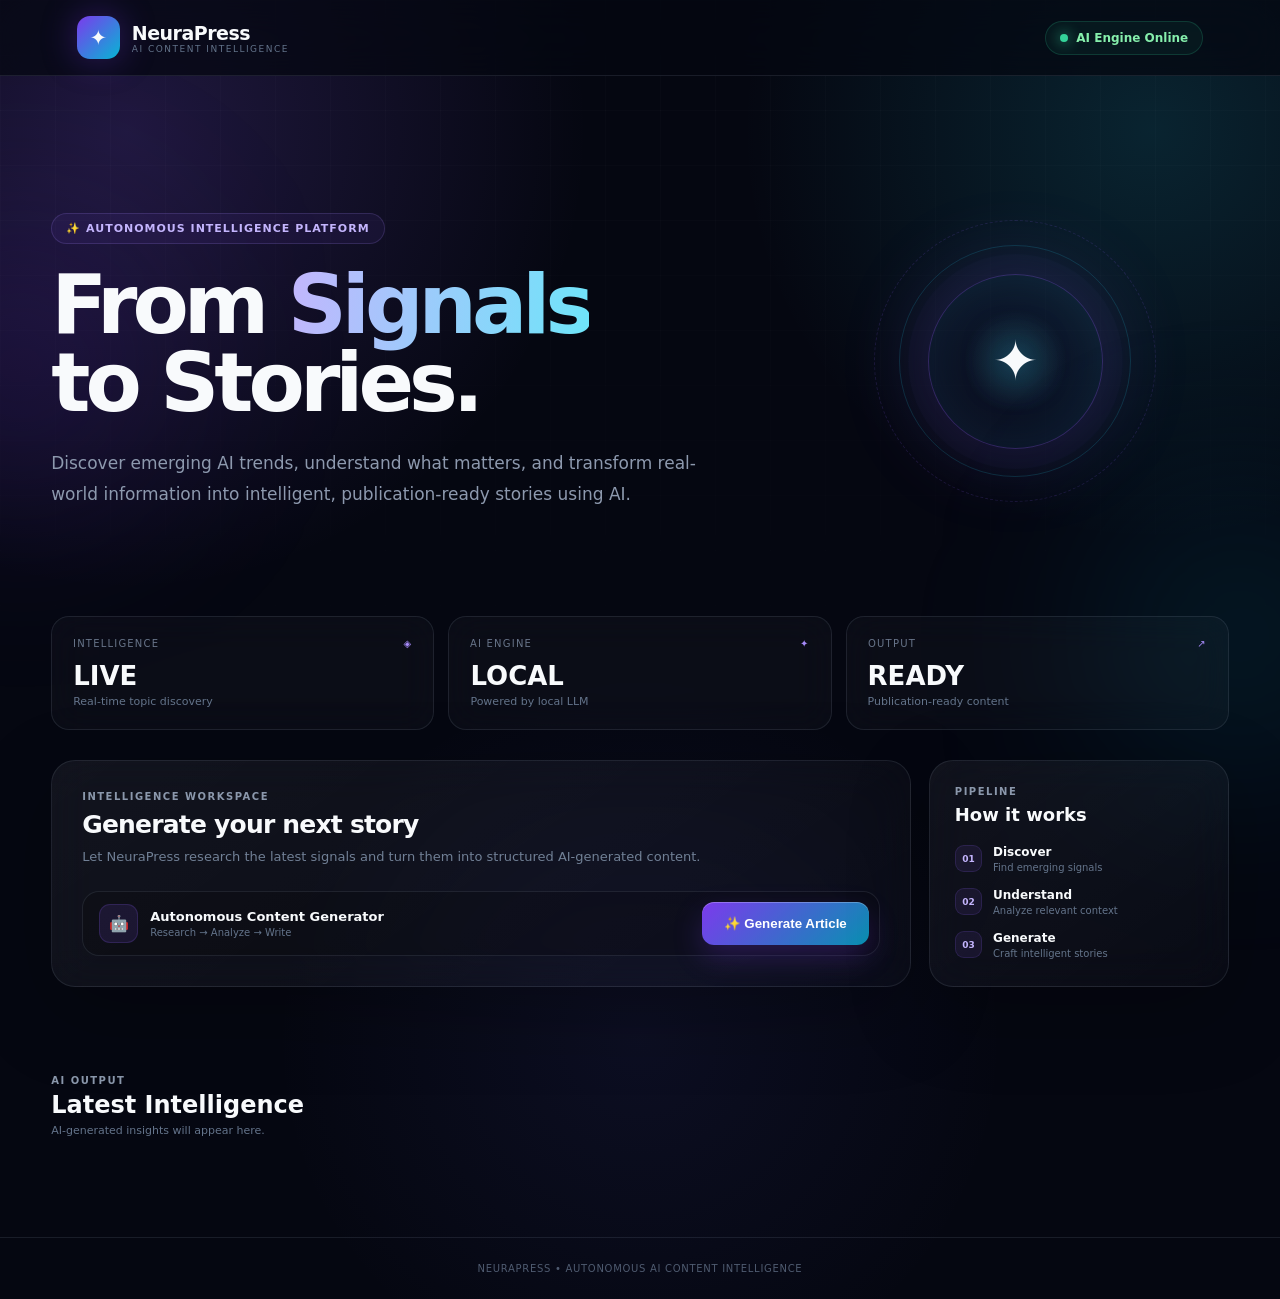
<file: frontend/first.html>
<!DOCTYPE html>
<html lang="en">
<head>
    <meta charset="UTF-8">
    <meta name="viewport" content="width=device-width, initial-scale=1.0">
    <title>NeuraPress — AI Content Intelligence</title>

    <style>
        * {
            margin: 0;
            padding: 0;
            box-sizing: border-box;
        }

        :root {
            --bg: #050711;
            --card: rgba(15, 20, 38, 0.72);
            --border: rgba(148, 163, 184, 0.14);
            --text: #f8fafc;
            --muted: #8d99ae;
            --purple: #8b5cf6;
            --cyan: #22d3ee;
            --green: #34d399;
        }

        html {
            scroll-behavior: smooth;
        }

        body {
            min-height: 100vh;
            color: var(--text);
            font-family: Inter, system-ui, -apple-system, BlinkMacSystemFont, "Segoe UI", sans-serif;
            background:
                radial-gradient(circle at 10% 10%, rgba(139,92,246,.20), transparent 28%),
                radial-gradient(circle at 90% 10%, rgba(34,211,238,.14), transparent 25%),
                radial-gradient(circle at 50% 80%, rgba(99,102,241,.08), transparent 30%),
                var(--bg);
            overflow-x: hidden;
        }

        /* Animated background */

        body::before {
            content: "";
            position: fixed;
            inset: 0;
            pointer-events: none;
            background-image:
                linear-gradient(rgba(255,255,255,.018) 1px, transparent 1px),
                linear-gradient(90deg, rgba(255,255,255,.018) 1px, transparent 1px);
            background-size: 55px 55px;
            mask-image: linear-gradient(to bottom, black, transparent 85%);
        }

        .orb {
            position: fixed;
            width: 280px;
            height: 280px;
            border-radius: 50%;
            filter: blur(100px);
            pointer-events: none;
            z-index: -1;
        }

        .orb-one {
            background: rgba(124,58,237,.15);
            left: -120px;
            top: 25%;
            animation: float 9s ease-in-out infinite;
        }

        .orb-two {
            background: rgba(6,182,212,.12);
            right: -100px;
            top: 55%;
            animation: float 11s ease-in-out infinite reverse;
        }

        @keyframes float {
            50% {
                transform: translateY(-35px) translateX(25px);
            }
        }

        /* NAVBAR */

        nav {
            height: 76px;
            padding: 0 6%;
            display: flex;
            align-items: center;
            justify-content: space-between;
            position: sticky;
            top: 0;
            z-index: 100;
            border-bottom: 1px solid var(--border);
            background: rgba(5,7,17,.72);
            backdrop-filter: blur(22px);
        }

        .brand {
            display: flex;
            align-items: center;
            gap: 12px;
        }

        .logo {
            width: 43px;
            height: 43px;
            display: grid;
            place-items: center;
            border-radius: 13px;
            font-size: 21px;
            background: linear-gradient(135deg, #7c3aed, #06b6d4);
            box-shadow: 0 0 35px rgba(124,58,237,.35);
        }

        .brand-name {
            font-size: 19px;
            font-weight: 850;
            letter-spacing: -.5px;
        }

        .brand-subtitle {
            color: #64748b;
            font-size: 9px;
            letter-spacing: 1.5px;
            text-transform: uppercase;
        }

        .status {
            display: flex;
            align-items: center;
            gap: 8px;
            padding: 9px 14px;
            border-radius: 999px;
            border: 1px solid rgba(52,211,153,.18);
            background: rgba(52,211,153,.06);
            color: #86efac;
            font-size: 12px;
            font-weight: 700;
        }

        .status-dot {
            width: 8px;
            height: 8px;
            border-radius: 50%;
            background: var(--green);
            box-shadow: 0 0 14px var(--green);
            animation: pulse 1.8s infinite;
        }

        @keyframes pulse {
            50% {
                opacity: .35;
                transform: scale(.75);
            }
        }

        /* MAIN */

        main {
            width: min(1180px, 92%);
            margin: auto;
        }

        /* HERO */

        .hero {
            min-height: 530px;
            padding: 85px 0 45px;
            display: grid;
            grid-template-columns: 1.25fr .75fr;
            align-items: center;
            gap: 40px;
        }

        .eyebrow {
            width: fit-content;
            padding: 8px 14px;
            margin-bottom: 22px;
            border: 1px solid rgba(167,139,250,.18);
            border-radius: 999px;
            background: rgba(139,92,246,.07);
            color: #c4b5fd;
            font-size: 11px;
            font-weight: 800;
            letter-spacing: 1px;
            text-transform: uppercase;
        }

        .hero h1 {
            font-size: clamp(48px, 7vw, 82px);
            line-height: .96;
            letter-spacing: -5px;
        }

        .gradient {
            background: linear-gradient(
                100deg,
                #c4b5fd,
                #67e8f9,
                #a78bfa
            );
            background-size: 220% auto;
            -webkit-background-clip: text;
            background-clip: text;
            color: transparent;
            animation: gradientMove 6s linear infinite;
        }

        @keyframes gradientMove {
            to {
                background-position: 220% center;
            }
        }

        .hero p {
            max-width: 650px;
            margin-top: 25px;
            color: var(--muted);
            font-size: 17px;
            line-height: 1.8;
        }

        /* AI CORE */

        .hero-visual {
            min-height: 300px;
            display: grid;
            place-items: center;
        }

        .ai-core {
            width: 175px;
            height: 175px;
            display: grid;
            place-items: center;
            position: relative;
            border-radius: 50%;
            border: 1px solid rgba(139,92,246,.3);
            background:
                radial-gradient(circle, rgba(34,211,238,.15), transparent 42%),
                rgba(139,92,246,.05);
            box-shadow:
                0 0 0 20px rgba(139,92,246,.025),
                0 0 90px rgba(139,92,246,.22),
                inset 0 0 50px rgba(34,211,238,.08);
            animation: corePulse 5s ease-in-out infinite;
        }

        .ai-core::before {
            content: "";
            position: absolute;
            width: 230px;
            height: 230px;
            border-radius: 50%;
            border: 1px solid rgba(34,211,238,.16);
            animation: spin 14s linear infinite;
        }

        .ai-core::after {
            content: "";
            position: absolute;
            width: 280px;
            height: 280px;
            border-radius: 50%;
            border: 1px dashed rgba(139,92,246,.16);
            animation: spin 22s linear infinite reverse;
        }

        .core-icon {
            font-size: 55px;
            filter: drop-shadow(0 0 20px rgba(103,232,249,.55));
        }

        @keyframes corePulse {
            50% {
                transform: scale(1.04);
            }
        }

        @keyframes spin {
            to {
                transform: rotate(360deg);
            }
        }

        /* STATS */

        .stats {
            display: grid;
            grid-template-columns: repeat(3, 1fr);
            gap: 14px;
            margin: 10px 0 30px;
        }

        .stat {
            padding: 21px;
            border: 1px solid var(--border);
            border-radius: 18px;
            background: rgba(255,255,255,.028);
            backdrop-filter: blur(18px);
            transition: .3s ease;
        }

        .stat:hover {
            transform: translateY(-4px);
            border-color: rgba(139,92,246,.30);
            background: rgba(255,255,255,.045);
        }

        .stat-top {
            display: flex;
            justify-content: space-between;
            color: #68758a;
            font-size: 10px;
            letter-spacing: 1.2px;
            text-transform: uppercase;
        }

        .stat-icon {
            color: #a78bfa;
        }

        .stat-value {
            margin-top: 12px;
            font-size: 26px;
            font-weight: 850;
        }

        .stat-note {
            margin-top: 4px;
            color: #64748b;
            font-size: 11px;
        }

        /* WORKSPACE */

        .workspace {
            display: grid;
            grid-template-columns: 1fr 300px;
            gap: 18px;
            margin-bottom: 25px;
        }

        .generator,
        .pipeline-card {
            border: 1px solid var(--border);
            border-radius: 24px;
            background:
                linear-gradient(
                    145deg,
                    rgba(255,255,255,.055),
                    rgba(255,255,255,.018)
                );
            backdrop-filter: blur(22px);
            box-shadow: 0 25px 80px rgba(0,0,0,.25);
        }

        .generator {
            padding: 30px;
        }

        .section-label {
            color: #8b98ac;
            font-size: 10px;
            font-weight: 800;
            letter-spacing: 1.5px;
            text-transform: uppercase;
        }

        .generator h2 {
            margin-top: 8px;
            font-size: 25px;
            letter-spacing: -.8px;
        }

        .description {
            margin-top: 8px;
            color: #718096;
            font-size: 13px;
            line-height: 1.6;
        }

        .generate-row {
            margin-top: 23px;
            padding: 10px;
            display: flex;
            align-items: center;
            justify-content: space-between;
            gap: 15px;
            border: 1px solid var(--border);
            border-radius: 17px;
            background: rgba(0,0,0,.16);
        }

        .engine {
            display: flex;
            align-items: center;
            gap: 12px;
            padding-left: 6px;
        }

        .engine-icon {
            width: 39px;
            height: 39px;
            display: grid;
            place-items: center;
            border-radius: 11px;
            background: rgba(139,92,246,.12);
            border: 1px solid rgba(139,92,246,.18);
        }

        .engine strong {
            display: block;
            font-size: 13px;
        }

        .engine span {
            display: block;
            margin-top: 3px;
            color: #64748b;
            font-size: 10px;
        }

        .generate-btn {
            padding: 14px 22px;
            border: none;
            border-radius: 12px;
            color: white;
            background: linear-gradient(135deg, #7c3aed, #0891b2);
            box-shadow:
                0 12px 30px rgba(124,58,237,.24),
                inset 0 1px rgba(255,255,255,.25);
            font-weight: 800;
            cursor: pointer;
            transition: .25s ease;
        }

        .generate-btn:hover {
            transform: translateY(-2px);
            box-shadow: 0 18px 40px rgba(124,58,237,.34);
        }

        .generate-btn:active {
            transform: scale(.98);
        }

        .generate-btn:disabled {
            opacity: .55;
            cursor: not-allowed;
            transform: none;
        }

        /* PIPELINE */

        .pipeline-card {
            padding: 25px;
        }

        .pipeline-card h3 {
            margin-top: 7px;
            font-size: 18px;
        }

        .pipeline {
            margin-top: 20px;
            display: grid;
            gap: 15px;
        }

        .pipeline-item {
            display: flex;
            align-items: flex-start;
            gap: 11px;
        }

        .pipeline-number {
            width: 27px;
            height: 27px;
            flex: 0 0 27px;
            display: grid;
            place-items: center;
            border-radius: 9px;
            color: #c4b5fd;
            background: rgba(139,92,246,.09);
            border: 1px solid rgba(139,92,246,.16);
            font-size: 9px;
            font-weight: 800;
        }

        .pipeline-item strong {
            display: block;
            font-size: 12px;
        }

        .pipeline-item span {
            display: block;
            margin-top: 3px;
            color: #64748b;
            font-size: 10px;
        }

        /* STATUS */

        #status {
            min-height: 28px;
            margin: 18px 0;
            display: flex;
            justify-content: center;
        }

        .loading {
            display: inline-flex;
            align-items: center;
            gap: 10px;
            padding: 10px 16px;
            border: 1px solid rgba(139,92,246,.18);
            border-radius: 999px;
            background: rgba(139,92,246,.07);
            color: #c4b5fd;
            font-size: 12px;
            font-weight: 700;
        }

        .loader {
            width: 15px;
            height: 15px;
            border: 2px solid rgba(255,255,255,.18);
            border-top-color: #a78bfa;
            border-radius: 50%;
            animation: spin .75s linear infinite;
        }

        /* RESULTS */

        #articles {
            padding-bottom: 85px;
        }

        .results-title {
            margin: 35px 0 15px;
        }

        .results-title h2 {
            margin-top: 5px;
            font-size: 24px;
        }

        .results-title p {
            margin-top: 5px;
            color: #64748b;
            font-size: 11px;
        }

        .article {
            position: relative;
            overflow: hidden;
            padding: 34px;
            border: 1px solid var(--border);
            border-radius: 25px;
            background:
                linear-gradient(
                    145deg,
                    rgba(255,255,255,.06),
                    rgba(255,255,255,.018)
                );
            box-shadow: 0 25px 80px rgba(0,0,0,.30);
            animation: articleIn .65s ease both;
        }

        .article::before {
            content: "";
            position: absolute;
            width: 260px;
            height: 260px;
            right: -130px;
            top: -140px;
            border-radius: 50%;
            background: rgba(34,211,238,.08);
            filter: blur(35px);
        }

        @keyframes articleIn {
            from {
                opacity: 0;
                transform: translateY(25px);
            }

            to {
                opacity: 1;
                transform: translateY(0);
            }
        }

        .article-label {
            display: inline-flex;
            padding: 7px 11px;
            border-radius: 999px;
            color: #a78bfa;
            background: rgba(139,92,246,.08);
            border: 1px solid rgba(139,92,246,.14);
            font-size: 10px;
            font-weight: 800;
            letter-spacing: 1px;
            text-transform: uppercase;
        }

        .article h2 {
            margin-top: 18px;
            font-size: clamp(28px, 4vw, 44px);
            line-height: 1.08;
            letter-spacing: -1.7px;
        }

        .section-title {
            margin: 28px 0 10px;
            color: #c4b5fd;
            font-size: 11px;
            font-weight: 800;
            letter-spacing: 1px;
            text-transform: uppercase;
        }

        .summary {
            color: #b5c0d2;
            font-size: 15px;
            line-height: 1.85;
        }

        .article ul {
            list-style: none;
            display: grid;
            gap: 9px;
        }

        .article li {
            position: relative;
            padding: 13px 15px 13px 35px;
            border: 1px solid rgba(148,163,184,.08);
            border-radius: 13px;
            background: rgba(255,255,255,.025);
            color: #b8c2d2;
            font-size: 14px;
            line-height: 1.55;
        }

        .article li::before {
            content: "✦";
            position: absolute;
            left: 14px;
            color: var(--cyan);
        }

        .metadata {
            display: flex;
            flex-wrap: wrap;
            align-items: center;
            gap: 8px;
            margin-top: 28px;
            padding-top: 20px;
            border-top: 1px solid var(--border);
        }

        .tag {
            padding: 7px 11px;
            border-radius: 999px;
            color: #aeb9cb;
            background: rgba(255,255,255,.035);
            border: 1px solid rgba(148,163,184,.1);
            font-size: 11px;
        }

        .source-link {
            margin-left: auto;
            padding: 9px 14px;
            border-radius: 10px;
            color: #67e8f9;
            background: rgba(34,211,238,.07);
            border: 1px solid rgba(34,211,238,.12);
            text-decoration: none;
            font-size: 11px;
            font-weight: 800;
            transition: .2s;
        }

        .source-link:hover {
            transform: translateY(-1px);
            background: rgba(34,211,238,.13);
        }

        .empty {
            padding: 35px;
            text-align: center;
            color: #8290a5;
            border: 1px dashed rgba(148,163,184,.16);
            border-radius: 18px;
            background: rgba(255,255,255,.018);
            line-height: 1.7;
        }

        footer {
            padding: 25px 6%;
            border-top: 1px solid var(--border);
            color: #4f5b70;
            text-align: center;
            font-size: 10px;
            letter-spacing: .7px;
        }

        /* RESPONSIVE */

        @media (max-width: 850px) {

            .hero {
                grid-template-columns: 1fr;
                padding-top: 60px;
            }

            .hero-visual {
                display: none;
            }

            .workspace {
                grid-template-columns: 1fr;
            }
        }

        @media (max-width: 620px) {

            nav {
                padding: 0 20px;
            }

            .status {
                display: none;
            }

            main {
                width: 94%;
            }

            .hero h1 {
                font-size: 50px;
                letter-spacing: -3px;
            }

            .hero p {
                font-size: 15px;
            }

            .stats {
                grid-template-columns: 1fr;
            }

            .generator {
                padding: 22px;
            }

            .generate-row {
                flex-direction: column;
                align-items: stretch;
            }

            .generate-btn {
                width: 100%;
            }

            .article {
                padding: 24px;
            }

            .source-link {
                width: 100%;
                margin-left: 0;
                text-align: center;
            }
        }
    </style>
</head>

<body>

    <div class="orb orb-one"></div>
    <div class="orb orb-two"></div>

    <!-- NAVBAR -->

    <nav>

        <div class="brand">

            <div class="logo">✦</div>

            <div>
                <div class="brand-name">NeuraPress</div>
                <div class="brand-subtitle">
                    AI Content Intelligence
                </div>
            </div>

        </div>

        <div class="status">
            <span class="status-dot"></span>
            AI Engine Online
        </div>

    </nav>


    <main>

        <!-- HERO -->

        <section class="hero">

            <div>

                <div class="eyebrow">
                    ✨ Autonomous Intelligence Platform
                </div>

                <h1>
                    From
                    <span class="gradient">Signals</span>
                    <br>
                    to Stories.
                </h1>

                <p>
                    Discover emerging AI trends, understand what matters,
                    and transform real-world information into intelligent,
                    publication-ready stories using AI.
                </p>

            </div>


            <div class="hero-visual">

                <div class="ai-core">

                    <div class="core-icon">
                        ✦
                    </div>

                </div>

            </div>

        </section>


        <!-- STATS -->

        <section class="stats">

            <div class="stat">

                <div class="stat-top">
                    <span>Intelligence</span>
                    <span class="stat-icon">◈</span>
                </div>

                <div class="stat-value">
                    LIVE
                </div>

                <div class="stat-note">
                    Real-time topic discovery
                </div>

            </div>


            <div class="stat">

                <div class="stat-top">
                    <span>AI Engine</span>
                    <span class="stat-icon">✦</span>
                </div>

                <div class="stat-value">
                    LOCAL
                </div>

                <div class="stat-note">
                    Powered by local LLM
                </div>

            </div>


            <div class="stat">

                <div class="stat-top">
                    <span>Output</span>
                    <span class="stat-icon">↗</span>
                </div>

                <div class="stat-value">
                    READY
                </div>

                <div class="stat-note">
                    Publication-ready content
                </div>

            </div>

        </section>


        <!-- GENERATOR -->

        <section class="workspace">

            <div class="generator">

                <div class="section-label">
                    Intelligence Workspace
                </div>

                <h2>
                    Generate your next story
                </h2>

                <p class="description">
                    Let NeuraPress research the latest signals and turn
                    them into structured AI-generated content.
                </p>


                <div class="generate-row">

                    <div class="engine">

                        <div class="engine-icon">
                            🤖
                        </div>

                        <div>

                            <strong>
                                Autonomous Content Generator
                            </strong>

                            <span>
                                Research → Analyze → Write
                            </span>

                        </div>

                    </div>


                    <button
                        id="generateButton"
                        class="generate-btn"
                        onclick="generateArticles()">

                        ✨ Generate Article

                    </button>

                </div>

            </div>


            <!-- PIPELINE -->

            <aside class="pipeline-card">

                <div class="section-label">
                    Pipeline
                </div>

                <h3>
                    How it works
                </h3>


                <div class="pipeline">

                    <div class="pipeline-item">

                        <div class="pipeline-number">
                            01
                        </div>

                        <div>

                            <strong>
                                Discover
                            </strong>

                            <span>
                                Find emerging signals
                            </span>

                        </div>

                    </div>


                    <div class="pipeline-item">

                        <div class="pipeline-number">
                            02
                        </div>

                        <div>

                            <strong>
                                Understand
                            </strong>

                            <span>
                                Analyze relevant context
                            </span>

                        </div>

                    </div>


                    <div class="pipeline-item">

                        <div class="pipeline-number">
                            03
                        </div>

                        <div>

                            <strong>
                                Generate
                            </strong>

                            <span>
                                Craft intelligent stories
                            </span>

                        </div>

                    </div>

                </div>

            </aside>

        </section>


        <div id="status"></div>


        <!-- OUTPUT -->

        <section id="articles">

            <div class="results-title">

                <div class="section-label">
                    AI Output
                </div>

                <h2>
                    Latest Intelligence
                </h2>

                <p>
                    AI-generated insights will appear here.
                </p>

            </div>

        </section>

    </main>


    <footer>
        NEURAPRESS • AUTONOMOUS AI CONTENT INTELLIGENCE
    </footer>


    <script>

        async function generateArticles() {

            const status =
                document.getElementById("status");

            const articlesDiv =
                document.getElementById("articles");

            const button =
                document.getElementById("generateButton");


            status.innerHTML = `
                <div class="loading">

                    <span class="loader"></span>

                    AI is researching & writing...

                </div>
            `;


            const oldArticle =
                articlesDiv.querySelector(".article");

            if (oldArticle) {
                oldArticle.remove();
            }


            button.disabled = true;
            button.innerText = "Generating...";


            try {

                const response = await fetch(
                    "http://127.0.0.1:8000/articles?limit=1"
                );


                if (!response.ok) {
                    throw new Error("API request failed");
                }


                const data =
                    await response.json();


                if (data.count === 0) {

                    status.innerHTML = `
                        <div class="empty">
                            No topics available right now.
                        </div>
                    `;

                    return;
                }


                status.innerHTML = "";


                data.articles.forEach(article => {

                    const div =
                        document.createElement("div");

                    div.className = "article";


                    div.innerHTML = `

                        <div class="article-label">
                            ✦ AI Generated Intelligence
                        </div>


                        <h2>
                            ${article.title}
                        </h2>


                        <div class="section-title">
                            📝 Executive Summary
                        </div>


                        <p class="summary">
                            ${article.summary}
                        </p>


                        <div class="section-title">
                            ✦ Key Insights
                        </div>


                        <ul>

                            ${article.key_points
                                .map(point =>
                                    `<li>${point}</li>`
                                )
                                .join("")}

                        </ul>


                        <div class="metadata">

                            <span class="tag">
                                📰 ${article.source}
                            </span>


                            <span class="tag">
                                🏷️ ${article.category}
                            </span>


                            <a
                                class="source-link"
                                href="${article.source_url}"
                                target="_blank"
                                rel="noopener noreferrer">

                                Read Original →

                            </a>

                        </div>

                    `;


                    articlesDiv.appendChild(div);


                    setTimeout(() => {

                        div.scrollIntoView({
                            behavior: "smooth",
                            block: "start"
                        });

                    }, 100);

                });


            } catch (error) {

                console.error(error);


                status.innerHTML = `
                    <div class="empty">

                        ⚠️ Unable to connect to AI backend.

                        <br>

                        <small>
                            Make sure FastAPI is running on port 8000.
                        </small>

                    </div>
                `;

            } finally {

                button.disabled = false;

                button.innerText =
                    "✨ Generate Article";

            }

        }

    </script>

</body>
</html>
</file>
